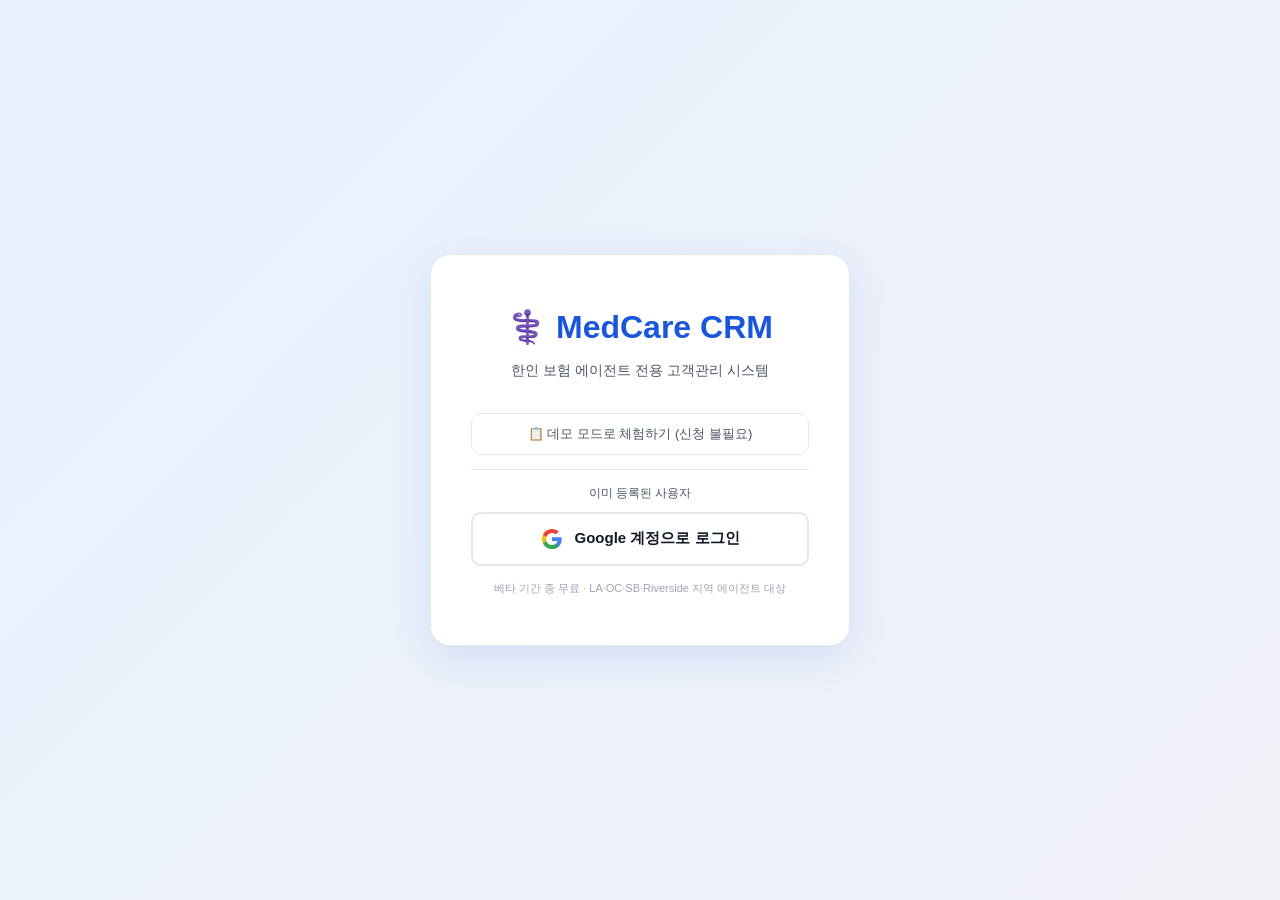
<file: index.html>
<!DOCTYPE html>
<html lang="ko">
<head>
<meta charset="UTF-8">
<meta name="viewport" content="width=device-width, initial-scale=1.0">
<title>MedCare CRM — 보험 에이전트</title>
<link rel="stylesheet" href="css/variables.css">
<link rel="stylesheet" href="css/base.css">
<link rel="stylesheet" href="css/layout.css">
<link rel="stylesheet" href="css/components.css">
</head>
<body>

<!-- LOGIN -->
<div id="loginScreen">
  <div class="lbox">
    <div class="llogo">⚕️ MedCare CRM</div>
    <p class="lsub">한인 보험 에이전트 전용 고객관리 시스템</p>

    <!-- 패널 A: 초기 선택 -->
    <div id="lp_main">
      <!-- 데모 -->
      <button class="demo-btn" onclick="demoMode()">📋 데모 모드로 체험하기 (신청 불필요)</button>
      
      <!-- Google 로그인 (이미 등록된 사용자) -->
      <div style="margin-top:14px;padding-top:14px;border-top:1px solid var(--g3)">
        <div style="font-size:12px;color:var(--text2);margin-bottom:10px;text-align:center">이미 등록된 사용자</div>
        <button class="google-btn" id="signInBtn" onclick="signInClick()" style="margin-bottom:0">
          <svg viewBox="0 0 24 24"><path fill="#4285F4" d="M22.56 12.25c0-.78-.07-1.53-.2-2.25H12v4.26h5.92c-.26 1.37-1.04 2.53-2.21 3.31v2.77h3.57c2.08-1.92 3.28-4.74 3.28-8.09z"/><path fill="#34A853" d="M12 23c2.97 0 5.46-.98 7.28-2.66l-3.57-2.77c-.98.66-2.23 1.06-3.71 1.06-2.86 0-5.29-1.93-6.16-4.53H2.18v2.84C3.99 20.53 7.7 23 12 23z"/><path fill="#FBBC05" d="M5.84 14.09c-.22-.66-.35-1.36-.35-2.09s.13-1.43.35-2.09V7.07H2.18C1.43 8.55 1 10.22 1 12s.43 3.45 1.18 4.93l3.66-2.84z"/><path fill="#EA4335" d="M12 5.38c1.62 0 3.06.56 4.21 1.64l3.15-3.15C17.45 2.09 14.97 1 12 1 7.7 1 3.99 3.47 2.18 7.07l3.66 2.84c.87-2.6 3.3-4.53 6.16-4.53z"/></svg>
          <span id="signInBtnTxt">Google 계정으로 로그인</span>
        </button>
        <div class="login-spinner" id="loginSpinner" style="display:none"></div>
      </div>
      
      <p class="login-note" style="margin-top:14px">베타 기간 중 무료 · LA·OC·SB·Riverside 지역 에이전트 대상</p>
      <div class="last-login" id="lastLoginInfo"></div>
    </div>

  </div>
</div>

<!-- APP -->
<div id="app">
  <div class="topbar">
    <div class="logo">⚕️ MedCare CRM</div>

    
    <button class="tab on" data-product="health" onclick="showTab('dashboard',this)">📊 대시보드</button>
    <button class="tab" data-product="health" onclick="showTab('clients',this)">👥 고객 목록</button>
    <button class="tab" data-product="health" onclick="showTab('schedule',this)">📅 연락일</button>
    <button class="tab" data-product="health" onclick="showTab('birthday',this)">🎂 생일</button>
    
    <div class="tr">
      <div class="gsrch-wrap">
        <span class="gsrch-icon">🔍</span>
        <input class="gsrch" id="globalSearch" placeholder="고객 검색..." oninput="globalSearchFn()" onblur="setTimeout(()=>closeGlobalSearch(),200)">
        <div class="gsrch-results" id="gsResults"></div>
      </div>
      <div class="notif-wrap">
        <button class="notif-btn" onclick="toggleNotif()" title="알림">🔔<span class="notif-badge" id="notifBadge"></span></button>
        <div class="notif-panel" id="notifPanel">
          <div class="notif-head">알림 <button style="border:none;background:none;cursor:pointer;font-size:11px;color:var(--text3)" onclick="clearNotifs()">모두 읽음</button></div>
          <div id="notifList"><div class="notif-empty">새 알림 없음</div></div>
        </div>
      </div>
      <div class="pill ok" id="syncPill"><div class="dot ok"></div><span id="syncTxt">연결됨</span></div>
      <div id="demoBanner" style="display:none;background:#fef3c7;border:1px solid #f59e0b;border-radius:20px;padding:4px 12px;font-size:11px;font-weight:700;color:#92400e;white-space:nowrap">
        🎭 데모 모드 — 가상 데이터
      </div>
      <button class="btn sm" onclick="loadAll()" title="새로고침">🔄</button>
      <!-- 유저 드롭다운 -->
      <div class="user-wrap" id="userWrap" style="display:none">
        <button class="user-btn" onclick="toggleUserMenu()" id="userBtn">
          <img id="userAvatar" class="user-av" style="display:none;width:26px;height:26px;border:none">
          <div id="userAvatarPlaceholder" style="width:26px;height:26px;border-radius:50%;background:var(--blue);display:flex;align-items:center;justify-content:center;font-size:12px;font-weight:700;color:#fff">?</div>
          <span class="user-btn-name" id="userBtnName">사용자</span>
          <span style="font-size:10px;color:var(--text3)">▾</span>
        </button>
        <div class="user-dropdown" id="userDropdown">
          <div class="ud-head">
            <img id="udAvatar" class="ud-avatar" style="display:none">
            <div id="udAvatarPlaceholder" class="ud-avatar-placeholder">?</div>
            <div class="ud-name" id="udName">—</div>
            <div class="ud-email" id="udEmail">—</div>
            <div style="font-size:11px;color:var(--text3);margin-top:4px" id="udLoginTime"></div>
          </div>
          <div class="ud-body">
            <div class="ud-item" onclick="showLoginLog()">
              <span class="ud-icon">📋</span> 로그인 이력
            </div>
          </div>
          <div class="ud-log" id="udLogArea">
            <div class="ud-log-title">최근 활동</div>
            <div id="udLogList"></div>
          </div>
          <div style="padding:8px 12px;border-top:1px solid var(--g3)">
            <button class="btn red" style="width:100%;justify-content:center" onclick="signOut()">
              🚪 로그아웃
            </button>
          </div>
        </div>
      </div>
    </div>
  </div>

  <!-- DASHBOARD -->
  <div class="pg on" id="pg-dashboard">
    <div class="kpis">
      <div class="kpi"><div class="kpi-l">👥 전체 고객</div><div class="kpi-v" id="kT">—</div><div class="kpi-s" id="kTs"></div></div>
      <div class="kpi"><div class="kpi-l">📋 플랜 있음</div><div class="kpi-v" id="kP">—</div><div class="kpi-s ok" id="kPs"></div></div>
      <div class="kpi"><div class="kpi-l">📞 장기 미연락 (30일↑)</div><div class="kpi-v" id="kC" style="color:var(--red)">—</div><div class="kpi-s warn" id="kCs"></div></div>
      <div class="kpi"><div class="kpi-l">🔗 에이전트 리퍼</div><div class="kpi-v" id="kR">—</div><div class="kpi-s" id="kRs"></div></div>
    </div>
    <div class="qf-wrap" id="qfWrap">
      <button class="qf on" onclick="qfFilter('',this)">전체</button>
      <button class="qf" onclick="qfFilter('MAPD',this)">MAPD만</button>
      <button class="qf" onclick="qfFilter('PDP',this)">PDP만</button>
      <button class="qf" onclick="qfFilter('Medigap',this)">Medigap만</button>
      <button class="qf" onclick="qfFilter('ref',this)">리퍼 고객</button>
      <button class="qf" onclick="qfFilter('urgent',this)">🚨 즉시 연락 (30일↑)</button>
      <button class="qf" onclick="qfFilter('recent',this)">최근 등록순</button>
    </div>
    <div style="display:grid;grid-template-columns:1fr 1fr;gap:16px">
      <div>
        <div class="sh"><div class="st">⚠️ 연락 필요 고객</div><span id="fuCnt" style="font-size:12px;color:var(--text3)"></span></div>
        <div id="fuList"></div>
      </div>
      <div style="display:flex;flex-direction:column;gap:16px">
        <div>
          <div class="sh">
            <div class="st">📊 플랜별 현황</div>
          </div>
          <div class="dc" id="planStats" style="box-shadow:var(--sh)"></div>
        </div>
        <!-- 이번 달 생일자 -->
        <div>
          <div class="sh"><div class="st">🎂 이번 달 생일자</div><span id="bdThisMonthCnt" style="font-size:12px;color:var(--text3)"></span></div>
          <div id="bdThisMonthList"></div>
        </div>
        <!-- Medicare 리마인더 -->
        <div>
          <div class="sh"><div class="st">🏥 Medicare 리마인더</div><span id="medicareReminderCnt" style="font-size:12px;color:var(--text3)"></span></div>
          <div id="medicareReminderList"></div>
        </div>
      </div>
    </div>
    <div style="margin-top:20px">
      <div class="sh">
        <div class="st">📅 일정 캘린더</div>
        <div style="display:flex;gap:8px;align-items:center">
          <span style="font-size:12px;color:var(--text2)"><span style="background:var(--blue2);color:var(--blue);padding:2px 7px;border-radius:3px;font-size:11px">연락일</span> <span style="background:var(--red2);color:var(--red);padding:2px 7px;border-radius:3px;font-size:11px">생일</span> <span style="background:var(--green2);color:var(--green);padding:2px 7px;border-radius:3px;font-size:11px">상담</span> <span style="background:var(--purple2);color:var(--purple);padding:2px 7px;border-radius:3px;font-size:11px">📌 수동</span> <span style="background:var(--amber2);color:var(--amber);padding:2px 7px;border-radius:3px;font-size:11px">🇺🇸 공휴일</span></span>
        </div>
      </div>
      <div class="cal-wrap">
        <div class="cal-header">
          <button class="cal-nav" onclick="calNav(-1)">‹</button>
          <div class="cal-title" id="calTitle"></div>
          <button class="cal-nav" onclick="calNav(1)">›</button>
        </div>
        <div class="cal-grid" id="calDow"></div>
        <div class="cal-grid" id="calGrid"></div>
      </div>
    </div>
  </div>

  <!-- CLIENTS -->
  <div class="pg" id="pg-clients">
    <div class="sh">
      <div class="st">고객 목록 <span id="cntBadge" style="font-size:13px;font-weight:400;color:var(--text3)"></span></div>
      <div class="sa">
        <input class="srch" id="cSearch" placeholder="🔍 이름·연락처·메모 검색" oninput="filterClients()">
        <select class="sf" id="planF" onchange="filterClients()">
          <option value="">전체 플랜</option>
          <option>MAPD</option>
          <option>PDP</option>
          <option>Medigap</option>
          <option value="C-SNP">C-SNP</option>
          <option value="D-SNP">D-SNP</option>
        </select>
        <select class="sf" id="refF" onchange="filterClients()">
          <option value="">전체</option><option value="TRUE">리퍼만</option><option value="FALSE">일반만</option>
        </select>
        <button class="btn" onclick="checkAllMbiDuplicates()">🔍 MBI 중복 검사</button>
        <button class="btn pri" onclick="openAddClient()">+ 고객 등록</button>
      </div>
    </div>
    <div class="tw"><table style="table-layout:fixed">
      <colgroup>
        <col style="width:42px"><!-- No -->
        <col style="width:140px"><!-- 고객명 -->
        <col style="width:70px"> <!-- 나이 -->
        <col style="width:130px"><!-- 연락처 -->
        <col style="width:150px"><!-- 이메일 -->
        <col style="width:70px"> <!-- 플랜 -->
        <col style="width:110px"><!-- 가입상품 -->
        <col style="width:100px"><!-- 마지막 연락일 -->
        <col style="width:68px"> <!-- D-Day -->
        <col style="width:60px"> <!-- 리퍼 -->
        <col style="width:auto"> <!-- 메모 -->
        <col style="width:152px"><!-- 관리 -->
      </colgroup>
      <thead><tr>
        <th style="text-align:center">No</th>
        <th>고객명</th>
        <th style="text-align:center">나이</th>
        <th>연락처</th>
        <th>이메일</th>
        <th style="text-align:center">플랜</th>
        <th>가입상품</th>
        <th style="text-align:center">마지막 연락일</th>
        <th style="text-align:center">D-Day</th>
        <th style="text-align:center">리퍼</th>
        <th>메모</th>
        <th style="text-align:center">관리</th>
      </tr></thead>
      <tbody id="cBody"><tr class="spin-row"><td colspan="12"><div class="spin"></div></td></tr></tbody>
    </table></div>
  </div>

  <!-- SCHEDULE -->
  <div class="pg" id="pg-schedule">
    <div class="sh">
      <div class="st">📅 마지막 연락일 관리</div>
      <select class="sf" id="ddF" onchange="renderSchedule()">
        <option value="">전체 (경과일순)</option><option value="-1">오늘 연락</option><option value="7">7일 이내</option><option value="30">30일 이내</option>
      </select>
    </div>
    <div class="tw"><table>
      <thead><tr><th>고객명</th><th>연락처</th><th>플랜</th><th>가입상품</th><th>마지막 연락일</th><th>D-Day</th><th>메모</th><th>관리</th></tr></thead>
      <tbody id="sBody"><tr class="spin-row"><td colspan="8"><div class="spin"></div></td></tr></tbody>
    </table></div>
  </div>

  <!-- BIRTHDAY -->
  <div class="pg" id="pg-birthday">
    <div style="display:grid;grid-template-columns:repeat(3,1fr);gap:12px;margin-bottom:20px">
      <div class="kpi"><div class="kpi-l">🎂 오늘 생일</div><div class="kpi-v" id="bdToday" style="color:var(--red)">0</div><div class="kpi-s warn">축하 연락 필요</div></div>
      <div class="kpi"><div class="kpi-l">📅 7일 내 생일</div><div class="kpi-v" id="bdWeek" style="color:var(--amber)">0</div><div class="kpi-s">이번 주 예정</div></div>
      <div class="kpi"><div class="kpi-l">📆 30일 내 생일</div><div class="kpi-v" id="bdMonth">0</div><div class="kpi-s">이번 달 예정</div></div>
    </div>
    <div class="sh">
      <div class="st">생일 리마인더</div>
      <div class="sa">
        <select class="sf" id="bdFilter" onchange="renderBirthday()">
          <option value="30">30일 이내</option>
          <option value="7">7일 이내</option>
          <option value="0">오늘만</option>
          <option value="all">전체</option>
        </select>
      </div>
    </div>
    <div id="bdList"><div style="text-align:center;padding:40px;color:var(--text3)">생일 정보를 불러오는 중...</div></div>
  </div>

</div>

<!-- DETAIL: #app과 완전히 분리된 독립 페이지 -->
<div id="detailPg" style="display:none;min-height:100vh;background:var(--bg);padding:22px 24px;">
  <div style="max-width:1100px;margin:0 auto;">
    <button class="back" onclick="closeDetail()">← 목록으로 돌아가기</button>
    <div id="dHead"></div>
    <div id="dGrid"></div>
  </div>
</div>

<!-- MODAL: 온보딩 (최초 실행) -->
<div id="onboardingModal" style="display:none;position:fixed;inset:0;background:rgba(0,0,0,0.7);z-index:10000;align-items:center;justify-content:center">
  <div style="background:#fff;border-radius:20px;width:90%;max-width:460px;overflow:hidden;box-shadow:0 20px 60px rgba(0,0,0,0.3)">
    <!-- 헤더 -->
    <div style="background:linear-gradient(135deg,#1a56db,#7c3aed);padding:28px 28px 20px;text-align:center">
      <div style="font-size:36px;margin-bottom:8px">⚕️</div>
      <div style="font-size:20px;font-weight:800;color:#fff">MedCare CRM 베타에 오신 걸 환영합니다!</div>
      <div style="font-size:13px;color:rgba(255,255,255,0.8);margin-top:6px;line-height:1.6">빠른 설정 후 바로 시작하실 수 있습니다<br>입력하신 정보는 이 기기에만 저장됩니다</div>
    </div>
    <!-- 진행 표시 -->
    <div style="display:flex;gap:0;height:4px">
      <div id="ob_step_bar" style="background:var(--blue);transition:width .4s;width:33%"></div>
      <div style="background:#e5e7eb;flex:1"></div>
    </div>
    <!-- 본문 -->
    <div style="padding:24px 28px">
      <!-- Step 1: 기본 정보 -->
      <div id="ob_step1">
        <div style="font-size:15px;font-weight:700;margin-bottom:4px">👤 기본 정보</div>
        <div style="font-size:12px;color:var(--text3);margin-bottom:16px">Step 1 / 3</div>
        <div style="display:flex;flex-direction:column;gap:12px">
          <div>
            <label style="font-size:12px;font-weight:600;color:var(--text2);display:block;margin-bottom:4px">이름 *</label>
            <input id="ob_name" placeholder="홍길동" style="width:100%;border:1px solid var(--g3);border-radius:8px;padding:10px 12px;font-size:14px;outline:none" onfocus="this.style.borderColor='var(--blue)'" onblur="this.style.borderColor='var(--g3)'">
          </div>
          <div>
            <label style="font-size:12px;font-weight:600;color:var(--text2);display:block;margin-bottom:4px">에이전시명</label>
            <input id="ob_agency" placeholder="ABC Insurance Agency" style="width:100%;border:1px solid var(--g3);border-radius:8px;padding:10px 12px;font-size:14px;outline:none" onfocus="this.style.borderColor='var(--blue)'" onblur="this.style.borderColor='var(--g3)'">
          </div>
          <div>
            <label style="font-size:12px;font-weight:600;color:var(--text2);display:block;margin-bottom:4px">이메일</label>
            <input id="ob_email" type="email" placeholder="agent@example.com" style="width:100%;border:1px solid var(--g3);border-radius:8px;padding:10px 12px;font-size:14px;outline:none" onfocus="this.style.borderColor='var(--blue)'" onblur="this.style.borderColor='var(--g3)'">
          </div>
          <div>
            <label style="font-size:12px;font-weight:600;color:var(--text2);display:block;margin-bottom:4px">연락처</label>
            <input id="ob_phone" placeholder="213-000-0000" oninput="fmtPhone(this)" style="width:100%;border:1px solid var(--g3);border-radius:8px;padding:10px 12px;font-size:14px;outline:none" onfocus="this.style.borderColor='var(--blue)'" onblur="this.style.borderColor='var(--g3)'">
          </div>
        </div>
        <button onclick="obNext(1)" style="width:100%;margin-top:20px;padding:12px;background:var(--blue);color:#fff;border:none;border-radius:10px;font-size:14px;font-weight:600;cursor:pointer">다음 →</button>
      </div>

      <!-- Step 2: 서비스 지역 -->
      <div id="ob_step2" style="display:none">
        <div style="font-size:15px;font-weight:700;margin-bottom:4px">📍 서비스 지역</div>
        <div style="font-size:12px;color:var(--text3);margin-bottom:16px">Step 2 / 3</div>
        <div style="display:flex;flex-direction:column;gap:10px">
          <label style="font-size:12px;font-weight:600;color:var(--text2)">주요 서비스 카운티 (복수 선택)</label>
          <div style="display:grid;grid-template-columns:1fr 1fr;gap:8px">
            <label style="display:flex;align-items:center;gap:8px;padding:8px 10px;border:1px solid var(--g3);border-radius:8px;cursor:pointer;font-size:13px">
              <input type="checkbox" name="ob_county" value="Los Angeles" style="accent-color:var(--blue)"> Los Angeles
            </label>
            <label style="display:flex;align-items:center;gap:8px;padding:8px 10px;border:1px solid var(--g3);border-radius:8px;cursor:pointer;font-size:13px">
              <input type="checkbox" name="ob_county" value="Orange County" style="accent-color:var(--blue)"> Orange County
            </label>
            <label style="display:flex;align-items:center;gap:8px;padding:8px 10px;border:1px solid var(--g3);border-radius:8px;cursor:pointer;font-size:13px">
              <input type="checkbox" name="ob_county" value="San Bernardino" style="accent-color:var(--blue)"> San Bernardino
            </label>
            <label style="display:flex;align-items:center;gap:8px;padding:8px 10px;border:1px solid var(--g3);border-radius:8px;cursor:pointer;font-size:13px">
              <input type="checkbox" name="ob_county" value="Riverside" style="accent-color:var(--blue)"> Riverside
            </label>
            <label style="display:flex;align-items:center;gap:8px;padding:8px 10px;border:1px solid var(--g3);border-radius:8px;cursor:pointer;font-size:13px">
              <input type="checkbox" name="ob_county" value="San Diego" style="accent-color:var(--blue)"> San Diego
            </label>
            <label style="display:flex;align-items:center;gap:8px;padding:8px 10px;border:1px solid var(--g3);border-radius:8px;cursor:pointer;font-size:13px">
              <input type="checkbox" name="ob_county" value="Ventura" style="accent-color:var(--blue)"> Ventura
            </label>
            <label style="display:flex;align-items:center;gap:8px;padding:8px 10px;border:1px solid var(--g3);border-radius:8px;cursor:pointer;font-size:13px">
              <input type="checkbox" name="ob_county" value="기타 CA" style="accent-color:var(--blue)"> 기타 CA
            </label>
          </div>
          <div style="margin-top:4px">
            <label style="font-size:12px;font-weight:600;color:var(--text2);display:block;margin-bottom:8px">주로 취급하는 플랜</label>
            <div style="display:flex;flex-wrap:wrap;gap:6px">
              <label style="display:flex;align-items:center;gap:5px;padding:5px 12px;border:1px solid var(--g3);border-radius:20px;cursor:pointer;font-size:12px">
                <input type="checkbox" name="ob_plan" value="MAPD" style="accent-color:var(--blue)"> MAPD
              </label>
              <label style="display:flex;align-items:center;gap:5px;padding:5px 12px;border:1px solid var(--g3);border-radius:20px;cursor:pointer;font-size:12px">
                <input type="checkbox" name="ob_plan" value="PDP" style="accent-color:var(--blue)"> PDP
              </label>
              <label style="display:flex;align-items:center;gap:5px;padding:5px 12px;border:1px solid var(--g3);border-radius:20px;cursor:pointer;font-size:12px">
                <input type="checkbox" name="ob_plan" value="Medigap" style="accent-color:var(--blue)"> Medigap
              </label>
              <label style="display:flex;align-items:center;gap:5px;padding:5px 12px;border:1px solid var(--g3);border-radius:20px;cursor:pointer;font-size:12px">
                <input type="checkbox" name="ob_plan" value="C-SNP" style="accent-color:var(--blue)"> C-SNP
              </label>
              <label style="display:flex;align-items:center;gap:5px;padding:5px 12px;border:1px solid var(--g3);border-radius:20px;cursor:pointer;font-size:12px">
                <input type="checkbox" name="ob_plan" value="D-SNP" style="accent-color:var(--blue)"> D-SNP
              </label>
            </div>
          </div>
        </div>
        <div style="display:flex;gap:8px;margin-top:20px">
          <button onclick="obBack(1)" style="flex:1;padding:12px;background:none;border:1px solid var(--g3);border-radius:10px;font-size:14px;cursor:pointer">← 이전</button>
          <button onclick="obNext(2)" style="flex:2;padding:12px;background:var(--blue);color:#fff;border:none;border-radius:10px;font-size:14px;font-weight:600;cursor:pointer">다음 →</button>
        </div>
      </div>

      <!-- Step 3: 사용자 코드 발급 -->
      <div id="ob_step3" style="display:none">
        <div style="font-size:15px;font-weight:700;margin-bottom:4px">🎉 설정 완료!</div>
        <div style="font-size:12px;color:var(--text3);margin-bottom:16px">Step 3 / 3</div>
        <div style="background:linear-gradient(135deg,#e8f0fe,#ede9fe);border-radius:12px;padding:20px;text-align:center;margin-bottom:16px">
          <div style="font-size:11px;color:var(--text2);margin-bottom:6px;font-weight:600">회원 코드 (User Code)</div>
          <div id="ob_code_display" style="font-size:28px;font-weight:800;color:var(--blue);letter-spacing:4px;font-family:monospace"></div>
          <div style="font-size:11px;color:var(--text3);margin-top:6px">프로필에 표시됩니다</div>
          <button onclick="copyUserCode()" style="margin-top:10px;padding:6px 14px;background:#fff;border:1px solid var(--blue);border-radius:6px;font-size:12px;color:var(--blue);cursor:pointer">📋 코드 복사</button>
        </div>
        <div style="background:var(--g2);border-radius:10px;padding:14px;font-size:12px;color:var(--text2);line-height:1.8">
          <div style="font-weight:600;margin-bottom:6px">✅ 설정 요약</div>
          <div id="ob_summary"></div>
        </div>
        <div style="display:flex;gap:8px;margin-top:20px">
          <button onclick="obBack(2)" style="flex:1;padding:12px;background:none;border:1px solid var(--g3);border-radius:10px;font-size:14px;cursor:pointer">← 이전</button>
          <button onclick="completeOnboarding()" style="flex:2;padding:12px;background:linear-gradient(135deg,#1a56db,#7c3aed);color:#fff;border:none;border-radius:10px;font-size:14px;font-weight:600;cursor:pointer">🚀 시작하기!</button>
        </div>
      </div>
    </div>
  </div>
</div>

<!-- MODAL: 고객 등록/수정 -->
<div class="ov" id="clientModal">
  <div class="modal">
    <h3 id="mTitle">👤 신규 고객 등록</h3>
    <input type="hidden" id="eRow"><input type="hidden" id="eNo"><input type="hidden" id="eActive">
    <div class="fgr" style="grid-template-columns:1fr 0.8fr 1fr">
      <div class="fg"><label>First Name *</label><input id="f_fname" placeholder="John" oninput="titleCaseInput(this);toUpper(this)"></div>
      <div class="fg"><label>Middle Name</label><input id="f_mname" placeholder="M." oninput="toUpper(this)"></div>
      <div class="fg"><label>Last Name *</label><input id="f_lname" placeholder="Smith" oninput="titleCaseInput(this);toUpper(this)"></div>
    </div>
    <div class="fg"><label>주소 (Street Address)</label>
      <div style="position:relative">
        <input id="f_address1" placeholder="123 Main Street" autocomplete="off"
          oninput="addrInput(this);toUpper(this)" onkeydown="addrKeydown(event)"
          style="width:100%">
        <div id="addrSuggest" style="display:none;position:absolute;top:100%;left:0;right:0;background:var(--sur);border:1px solid var(--blue);border-radius:0 0 var(--rs) var(--rs);z-index:300;box-shadow:0 4px 12px rgba(0,0,0,.1);max-height:200px;overflow-y:auto"></div>
      </div>
    </div>
    <div class="fgr" style="grid-template-columns:1fr 0.6fr 0.7fr">
      <div class="fg"><label>City</label><input id="f_city" placeholder="Los Angeles" oninput="titleCaseInput(this);toUpper(this)"></div>
      <div class="fg"><label>State</label><input id="f_state" placeholder="CA" maxlength="2" style="text-transform:uppercase" oninput="toUpper(this)"></div>
      <div class="fg"><label>ZIP Code</label><input id="f_zip" placeholder="90001" oninput="numOnly(this,5)"></div>
    </div>
    <div class="fgr">
      <div class="fg"><label>생년월일 (DOB) — MM/DD/YYYY</label>
        <input id="f_dob" placeholder="MM/DD/YYYY" maxlength="10" oninput="fmtDob(this)" style="font-family:monospace;letter-spacing:1px">
      </div>
      <div class="fg"><label>마지막 연락일</label><input type="date" id="f_next"></div>
    </div>
    <div class="fgr">
      <div class="fg"><label>연락처 1 * (Primary)</label><input id="f_phone" placeholder="949-000-0000" oninput="fmtPhone(this)"></div>
      <div class="fg"><label>연락처 2 (Secondary)</label><input id="f_phone2" placeholder="213-000-0000" oninput="fmtPhone(this)"></div>
    </div>
    <div class="fg"><label>이메일</label><input id="f_email" oninput="toLower(this)"></div>
    <div class="fgr">
      <div class="fg"><label>플랜 구분</label>
        <select id="f_plan" onchange="togglePlanFields()">
          <option value="">선택</option>
          <option>MAPD</option>
          <option>PDP</option>
          <option>Medigap</option>
          <option value="C-SNP">C-SNP (만성질환자 HMO)</option>
          <option value="D-SNP">D-SNP (메디칼+메디케어 HMO)</option>
        </select>
      </div>
      <div class="fg">
        <label>가입 상품 (회사)</label>
        <input id="f_prod" list="prodSuggestions" placeholder="회사명 입력 (예: CleverCare)"
          style="width:100%;border:1px solid var(--g3);border-radius:var(--rs);padding:8px 11px;font-size:13px;font-family:inherit;outline:none"
          onfocus="this.style.borderColor='var(--blue)'" onblur="this.style.borderColor='var(--g3)'">
        <datalist id="prodSuggestions"></datalist>
        <div style="margin-top:6px">
          <label style="font-size:12px;color:var(--text2)">상품명</label>
          <input id="f_prod_name" list="prodNameSuggestions" placeholder="구체적 상품명 (예: Total, Value)"
            style="width:100%;border:1px solid var(--g3);border-radius:var(--rs);padding:8px 11px;font-size:13px;font-family:inherit;outline:none;margin-top:4px"
            onfocus="this.style.borderColor='var(--blue)'" onblur="this.style.borderColor='var(--g3)'">
          <datalist id="prodNameSuggestions"></datalist>
        </div>
        <div id="pdpProdWrap" style="display:none;margin-top:6px">
          <label style="font-size:12px;color:var(--blue);font-weight:600">💊 PDP (약보험) 상품</label>
          <input id="f_pdp_prod" list="pdpProdSuggestions" placeholder="PDP 상품명 입력"
            style="width:100%;border:1px solid var(--g3);border-radius:var(--rs);padding:8px 11px;font-size:13px;font-family:inherit;outline:none;margin-top:4px"
            onfocus="this.style.borderColor='var(--blue)'" onblur="this.style.borderColor='var(--g3)'">
          <datalist id="pdpProdSuggestions"></datalist>
        </div>
      </div>
    </div>
    <!-- MAPD/PDP 전용 추가 정보 -->
    <div id="planExtraFields" style="display:none;background:var(--blue2);border:1px solid #bfdbfe;border-radius:var(--rs);padding:14px;margin-bottom:12px">
      <div style="font-size:12px;font-weight:700;color:var(--blue);margin-bottom:10px">🏥 MAPD / PDP 추가 정보</div>
      <div class="fgr">
        <div class="fg"><label>MBI (Medicare ID)</label><input id="f_mbi" placeholder="1EG4-TE5-MK72" oninput="fmtMbi(this);checkMbiDuplicate(this)" style="text-transform:uppercase;letter-spacing:1px;font-family:monospace">
          <div id="mbiDupWarning" style="display:none;font-size:12px;color:#dc2626;background:#fee2e2;border-radius:6px;padding:6px 10px;margin-top:4px;cursor:pointer"></div>
        </div>
        <div class="fg"><label>Medical # (Medi-Cal)</label><input id="f_medical_no" placeholder="Medi-Cal #" oninput="toUpper(this)"></div>
      </div>
      <div class="fgr">
        <div class="fg"><label>PCP 이름</label><input id="f_pcp" placeholder="Dr. Kim..." oninput="toUpper(this)"></div>
        <div class="fg"><label>PCP 연락처</label><input id="f_pcp_phone" placeholder="949-000-0000" oninput="fmtPhone(this)"></div>
      </div>
      <div class="fgr">
        <div class="fg"><label>메디컬 네트워크 / IPA</label><input id="f_network" placeholder="HMO, PPO, 센타메디칼..." oninput="toUpper(this)"></div>
        <div class="fg"><label>그룹 번호</label><input id="f_group_no" placeholder="Group #" oninput="toUpper(this)"></div>
      </div>
      <div class="fg">
        <label style="display:flex;align-items:center;justify-content:space-between">
          <span>💊 복용 약 리스트</span>
          <span style="font-size:11px;color:var(--text3);font-weight:400">붙여넣기 후 자동 정리됩니다</span>
        </label>
        <textarea id="f_meds" style="min-height:80px;font-size:12px" 
          placeholder="여러 줄 붙여넣기 가능&#10;Sucralfate 1 gm&#10;Lansoprazole Dr 30Mg&#10;Amlodipine..."
          oninput="parseMeds(this)"></textarea>
        <div id="medsPreview" style="display:none;margin-top:6px;padding:8px 10px;background:var(--green2);border-radius:var(--rs);font-size:11px;color:#065f46;line-height:1.8"></div>
        <div style="display:flex;gap:6px;margin-top:4px;flex-wrap:wrap" id="medsTags"></div>
      </div>
      <div class="fg"><label>특이사항 (만성질환, 알레르기 등)</label><textarea id="f_conditions" style="min-height:48px" placeholder="당뇨, 고혈압, 페니실린 알레르기..."></textarea></div>
    </div>
    <div class="fg"><label>메모</label><textarea id="f_memo"></textarea></div>
    <div class="fg" style="background:var(--g2);border-radius:var(--rs);padding:12px 14px;margin-bottom:12px">
      <label style="font-size:12px;font-weight:700;color:var(--text2);margin-bottom:8px;display:block">🔗 에이전트 리퍼</label>
      <div style="display:flex;align-items:center;gap:10px;margin-bottom:8px">
        <label style="display:flex;align-items:center;gap:6px;cursor:pointer;font-size:13px;font-weight:500;margin:0">
          <input type="checkbox" id="f_ref_chk" onchange="toggleAgentField()"
            style="width:16px;height:16px;cursor:pointer;accent-color:var(--purple)">
          리퍼 고객입니다
        </label>
        <span id="f_ref_badge" style="display:none" class="badge bpu">리퍼 ✓</span>
      </div>
      <div id="f_agent_wrap" style="display:none">
        <input id="f_agent" placeholder="에이전트 이름 입력..."
          style="width:100%;border:1px solid var(--g3);border-radius:var(--rs);padding:8px 11px;font-size:13px;font-family:inherit;outline:none;background:var(--sur)"
          onfocus="this.style.borderColor='var(--blue)'" onblur="this.style.borderColor='var(--g3)'">
      </div>
      <input type="hidden" id="f_ref" value="FALSE">
    </div>
    <div style="background:var(--green2);border:1px solid #6ee7b7;border-radius:var(--rs);padding:9px 12px;font-size:12px;color:#065f46;margin-top:4px">
      💾 저장 즉시 Google Sheets에 반영됩니다
    </div>
    <div class="mf">
      <button class="btn" onclick="closeOv('clientModal')">취소</button>
      <button class="btn pri" onclick="saveClient()">저장하기</button>
    </div>
  </div>
</div>

<!-- MODAL: 상담 메모 -->
<div class="ov" id="memoModal">
  <div class="modal">
    <h3>📝 상담 메모 추가</h3>
    <input type="hidden" id="m_client">
    <div style="background:var(--blue2);border-radius:var(--rs);padding:8px 12px;font-size:13px;color:var(--blue);font-weight:600;margin-bottom:14px" id="m_client_label"></div>
    <div class="fgr">
      <div class="fg"><label>상담 유형</label>
        <select id="m_type"><option>전화 상담</option><option>대면 미팅</option><option>이메일</option><option>문자</option><option>플랜 변경</option><option>서류 접수</option><option>기타</option></select>
      </div>
      <div class="fg"><label>상담 날짜</label><input type="date" id="m_date"></div>
    </div>
    <div class="fg"><label>상담 내용 *</label><textarea id="m_text" style="min-height:120px" placeholder="상담 내용을 입력하세요..."></textarea></div>
    <div style="font-size:11px;color:var(--text3);margin-bottom:4px">⚠️ 저장된 메모는 수정·삭제 불가 (변경 이력 보존)</div>
    <div class="mf">
      <button class="btn" onclick="closeOv('memoModal')">취소</button>
      <button class="btn pri" onclick="saveMemo()">💾 저장하기</button>
    </div>
  </div>
</div>

<!-- MODAL: 파일 업로드 -->
<div class="ov" id="fileModal">
  <div class="modal" style="max-width:520px">
    <h3>📎 고객 서류 업로드</h3>
    <div id="fileClientName" style="font-size:13px;color:var(--text2);margin-bottom:16px;padding:8px 12px;background:var(--blue2);border-radius:var(--rs);color:var(--blue);font-weight:600"></div>
    <div class="fg">
      <label>서류 종류</label>
      <select id="fileType">
        <option>신청서</option><option>개인 정보</option><option>기타</option>
      </select>
    </div>
    <div class="file-drop" id="fileDrop" onclick="document.getElementById('fileInput').click()"
         ondragover="event.preventDefault();this.classList.add('drag')"
         ondragleave="this.classList.remove('drag')"
         ondrop="handleDrop(event)">
      <input type="file" id="fileInput" multiple accept=".pdf,.jpg,.jpeg,.png,.heic" onchange="handleFiles(this.files)">
      <div style="font-size:28px">📂</div>
      <p><strong>클릭</strong>하거나 파일을 여기에 드래그하세요</p>
      <p style="font-size:11px;color:var(--text3);margin-top:4px">PDF, JPG, PNG, HEIC · 파일당 최대 10MB</p>
    </div>
    <div id="pendingFiles" style="margin-top:12px"></div>
    <div style="margin-top:12px">
      <div class="prog-wrap" id="uploadProg"><div class="prog-fill" id="uploadProgFill" style="width:0%"></div></div>
      <div id="uploadStatus" style="font-size:12px;color:var(--text2);margin-top:6px"></div>
    </div>
    <div class="mf">
      <button class="btn" onclick="closeOv('fileModal')">닫기</button>
      <button class="btn pri" id="uploadBtn" onclick="uploadFiles()" style="display:none">📤 Google Drive에 업로드</button>
    </div>
  </div>
</div>

<!-- MODAL: 상세 페이지 열람 -->
<div id="sheetViewModal">
  <div id="sheetViewWin">
    <div id="sheetViewHandle">
      <div class="sv-titleblock">
        <div class="sv-title">📋 <span id="sheetViewTitle">상세 페이지</span></div>
        <div class="sv-sub" id="svSub">드래그 이동 · 우하단 리사이즈 · 멀티모니터 지원</div>
      </div>
      <div class="sv-acts">
        <a id="sheetViewOpenLink" href="#" target="_blank" class="sv-link">🔗 새 탭</a>
        <button class="sv-ctrl" onclick="sheetViewReload()" title="새로고침">↺</button>
        <button class="sv-ctrl" onclick="sheetViewCenter()" title="화면 중앙으로 이동" style="font-size:11px">⊞</button>
        <div class="sv-divider"></div>
        <button class="sv-ctrl min" id="svMinBtn" onclick="sheetViewMinimize()" title="최소화">—</button>
        <button class="sv-ctrl max" id="svMaxBtn" onclick="sheetViewMaximize()" title="최대화">⛶</button>
        <button class="sv-ctrl close" onclick="closeSheetView()" title="닫기">✕</button>
      </div>
    </div>
    <div id="sheetViewBody">
      <div id="svLoadingBar"></div>
      <iframe id="sheetViewFrame" src="" loading="lazy"
        allow="clipboard-read; clipboard-write"
        sandbox="allow-scripts allow-same-origin allow-forms allow-popups allow-top-navigation">
      </iframe>
    </div>
    <div id="sheetViewFooter">
      <div class="sv-urlbar" id="svUrlBar">—</div>
      <span style="white-space:nowrap;color:var(--text3)">⚠️ 로드 안 되면 새 탭 사용</span>
    </div>
    <div id="svResize"></div>
  </div>
</div>

<!-- MODAL: 수동 일정 추가/수정 -->
<div class="ov" id="msModal">
  <div class="modal" style="max-width:460px">
    <h3 id="msModalTitle">📌 일정 추가</h3>
    <input type="hidden" id="ms_id">
    <div class="fgr">
      <div class="fg"><label>날짜 *</label><input type="date" id="ms_date"></div>
      <div class="fg"><label>시간</label><input type="time" id="ms_time" placeholder="예: 14:00"></div>
    </div>
    <div class="fgr">
      <div class="fg"><label>일정 종류 *</label>
        <select id="ms_type">
          <option>상담</option>
          <option>전화</option>
          <option>미팅</option>
          <option>서류 접수</option>
          <option>갱신 안내</option>
          <option>기타</option>
        </select>
      </div>
      <div class="fg"><label>대상 (고객명)</label>
        <input id="ms_target" placeholder="고객명 또는 직접 입력" list="ms_target_list">
        <datalist id="ms_target_list"></datalist>
      </div>
    </div>
    <div class="fg"><label>일정 제목 *</label><input id="ms_title" placeholder="예: 홍길동 플랜 갱신 상담"></div>
    <div class="fg"><label>메모</label><textarea id="ms_note" placeholder="추가 메모 (선택)"></textarea></div>
    <div class="mf">
      <button class="btn red" id="msDeleteBtn" style="display:none;margin-right:auto" onclick="deleteManualSchedule()">🗑 삭제</button>
      <button class="btn" onclick="closeOv('msModal')">취소</button>
      <button class="btn pri" onclick="saveManualSchedule()">💾 저장</button>
    </div>
  </div>
</div>

<div id="loadOv"><div class="spin"></div><p id="loadTxt">저장 중...</p></div>
<div id="toast"></div>

<!-- 구글 로그인 스크립트 -->
<script src="https://accounts.google.com/gsi/client" async defer></script>
<script src="js/config.js"></script>
<script src="js/auth.js"></script>
<script src="js/features/demo.js"></script>
<script src="js/main.js"></script>
<script src="js/features/dashboard.js"></script>
<script src="js/features/client-detail.js"></script>
<script src="js/features/schedule.js"></script>
<script src="js/features/client-management.js"></script>
<script src="js/features/sms.js"></script>
<script src="js/utils/ui-and-onboarding.js"></script>
<script src="js/dev-dashboard.js"></script>


<!-- 
  ⚠️ 개발자 패널 제거됨 (고객용 버전)
  
  이 섹션은 내부용 개발 도구입니다.
  고객에게는 보이지 않으며, 필요한 경우 별도의 관리자 버전 파일을 사용하세요.
-->

</body>
</html>
</file>
<file: css/variables.css>
/* Design tokens */
:root{
  --blue:#1a56db;--blue2:#e8f0fe;--blue3:#1e40af;
  --green:#059669;--green2:#d1fae5;
  --amber:#b45309;--amber2:#fef3c7;
  --red:#dc2626;--red2:#fee2e2;
  --purple:#7c3aed;--purple2:#ede9fe;
  --teal:#0d9488;--teal2:#ccfbf1;
  --g2:#f3f4f6;--g3:#e5e7eb;
  --text:#111827;--text2:#4b5563;--text3:#9ca3af;
  --bg:#f0f2f7;--sur:#fff;--r:10px;--rs:6px;
  --sh:0 1px 3px rgba(0,0,0,.08);
}
</file>
<file: css/base.css>
/* Reset and document defaults */
*{box-sizing:border-box;margin:0;padding:0}
body{font-family:-apple-system,BlinkMacSystemFont,'Apple SD Gothic Neo','Malgun Gothic',sans-serif;background:var(--bg);color:var(--text);font-size:14px;line-height:1.5;min-height:100vh}
</file>
<file: css/layout.css>
/* Application layout */

/* LOGIN */
#loginScreen{min-height:100vh;display:flex;align-items:center;justify-content:center;padding:24px;background:linear-gradient(135deg,#e8f0fe,#f0f2f7)}
.lbox{background:var(--sur);border-radius:20px;padding:48px 40px;width:100%;max-width:420px;border:1px solid var(--g3);box-shadow:0 12px 40px rgba(26,86,219,.12);text-align:center}
.llogo{font-size:32px;font-weight:800;color:var(--blue);margin-bottom:8px}
.lsub{font-size:14px;color:var(--text2);margin-bottom:32px;line-height:1.6}
/* APP */
#app{display:none;min-height:100vh;flex-direction:column}
#app.on{display:flex}
.topbar{background:var(--sur);border-bottom:1px solid var(--g3);padding:0 20px;height:54px;display:flex;align-items:center;gap:2px;position:sticky;top:0;z-index:40;box-shadow:var(--sh)}
.logo{font-size:17px;font-weight:800;color:var(--blue);margin-right:14px;white-space:nowrap;flex-shrink:0}
.tab{padding:7px 13px;border-radius:var(--rs);font-size:13px;font-weight:500;cursor:pointer;border:none;background:none;color:var(--text2);transition:.15s;white-space:nowrap;font-family:inherit}
.tab:hover{background:var(--g2)}.tab.on{background:var(--blue2);color:var(--blue);font-weight:700}
.tr{margin-left:auto;display:flex;align-items:center;gap:8px}
.pill{font-size:11px;padding:4px 10px;border-radius:20px;display:flex;align-items:center;gap:5px}
.pill.ok{background:var(--green2);color:var(--green)}.pill.err{background:var(--red2);color:var(--red)}
.dot{width:6px;height:6px;border-radius:50%;animation:blink 2s infinite}
.dot.ok{background:var(--green)}.dot.err{background:var(--red)}
@keyframes blink{0%,100%{opacity:1}50%{opacity:.3}}
.user-av{width:30px;height:30px;border-radius:50%;object-fit:cover;border:2px solid var(--g3)}
.pg{display:none;padding:22px 24px;max-width:1400px;margin:0 auto;width:100%;flex:1;overflow-y:auto}.pg.on{display:block}
.kpis{display:grid;grid-template-columns:repeat(4,1fr);gap:12px;margin-bottom:20px}
.kpi{background:var(--sur);border:1px solid var(--g3);border-radius:var(--r);padding:16px 18px;box-shadow:var(--sh)}
.kpi-l{font-size:12px;color:var(--text2);margin-bottom:5px}.kpi-v{font-size:26px;font-weight:700}
.kpi-s{font-size:11px;color:var(--text3);margin-top:3px}.kpi-s.ok{color:var(--green)}.kpi-s.warn{color:var(--red)}
.sh{display:flex;align-items:center;justify-content:space-between;margin-bottom:13px;flex-wrap:wrap;gap:8px}
.st{font-size:15px;font-weight:700}
.sa{display:flex;gap:8px;align-items:center;flex-wrap:wrap}
.srch{padding:7px 12px;border:1px solid var(--g3);border-radius:var(--rs);font-size:13px;background:var(--sur);color:var(--text);outline:none;width:220px;font-family:inherit}
.srch:focus{border-color:var(--blue)}
.sf{padding:7px 10px;border:1px solid var(--g3);border-radius:var(--rs);font-size:13px;background:var(--sur);color:var(--text);outline:none;font-family:inherit;cursor:pointer}
.tw{background:var(--sur);border:1px solid var(--g3);border-radius:var(--r);overflow:hidden;box-shadow:var(--sh)}
/* DETAIL */
.back{display:inline-flex;align-items:center;gap:6px;font-size:13px;color:var(--text2);cursor:pointer;margin-bottom:18px;padding:6px 13px;border:1px solid var(--g3);border-radius:var(--rs);background:var(--sur);font-family:inherit}
.back:hover{background:var(--g2)}
.dh{background:var(--sur);border:1px solid var(--g3);border-radius:var(--r);padding:22px 26px;margin-bottom:14px;display:flex;align-items:center;gap:18px;box-shadow:var(--sh);flex-wrap:wrap}
.dh-av{width:58px;height:58px;border-radius:50%;display:flex;align-items:center;justify-content:center;font-size:22px;font-weight:700;color:#fff;flex-shrink:0}
.dh-info h2{font-size:20px;font-weight:700;margin-bottom:3px}.dh-info p{font-size:13px;color:var(--text2)}
.dh-right{margin-left:auto;display:flex;gap:8px;flex-wrap:wrap}
.dgrid{display:grid;grid-template-columns:1fr 1fr;gap:13px}
.dc{background:var(--sur);border:1px solid var(--g3);border-radius:var(--r);padding:18px 20px;box-shadow:var(--sh)}
.dc h4{font-size:11px;font-weight:700;color:var(--text3);text-transform:uppercase;letter-spacing:.06em;margin-bottom:12px;display:flex;align-items:center;justify-content:space-between}
.dc.full{grid-column:1/-1}
.dr{display:flex;justify-content:space-between;padding:7px 0;border-bottom:1px solid var(--g3);font-size:13px;gap:12px}
.dr:last-child{border-bottom:none;padding-bottom:0}.dr-l{color:var(--text2);flex-shrink:0}.dr-v{font-weight:500;text-align:right;word-break:break-word}
.mi{background:var(--g2);border-radius:var(--rs);padding:12px 14px;margin-bottom:8px}
.mi:last-child{margin-bottom:0}.mi-d{font-size:11px;color:var(--text3);font-weight:600;margin-bottom:4px}.mi-t{font-size:13px;line-height:1.7}

/* SHEET VIEW FLOATING WINDOW */
#sheetViewModal{
  position:fixed;inset:0;background:transparent;
  display:none;z-index:500;pointer-events:none;
}
#sheetViewModal.on{display:block}
#sheetViewWin{
  position:fixed;
  top:60px;left:50%;transform:translateX(-50%);
  width:min(1100px,92vw);height:82vh;
  min-width:360px;min-height:240px;
  background:var(--sur);
  border:1px solid var(--g3);
  border-radius:var(--r);
  box-shadow:0 20px 60px rgba(0,0,0,.28);
  display:flex;flex-direction:column;overflow:hidden;
  pointer-events:all;
  transition:border-radius .15s;
}
#sheetViewWin.maximized{
  top:0!important;left:0!important;
  width:100vw!important;height:100vh!important;
  transform:none!important;
  border-radius:0;border:none;
}
#sheetViewWin.minimized #sheetViewBody,
#sheetViewWin.minimized #sheetViewFooter{display:none}
#sheetViewWin.minimized{height:auto!important;min-height:unset}
/* 리사이즈 핸들 (우하단) */
#svResize{
  position:absolute;bottom:0;right:0;
  width:16px;height:16px;cursor:se-resize;
  background:linear-gradient(135deg,transparent 50%,rgba(0,0,0,.15) 50%);
  border-radius:0 0 var(--r) 0;
  z-index:10;
}
#sheetViewWin.maximized #svResize{display:none}
#sheetViewHandle{
  background:linear-gradient(135deg,#1e3a8a,var(--blue));
  color:#fff;padding:9px 12px;
  display:flex;align-items:center;justify-content:space-between;
  cursor:move;user-select:none;flex-shrink:0;
  border-radius:var(--r) var(--r) 0 0;
  gap:10px;
}
#sheetViewWin.maximized #sheetViewHandle{border-radius:0}
.sv-titleblock{min-width:0;flex:1}
.sv-title{font-size:13px;font-weight:700;white-space:nowrap;overflow:hidden;text-overflow:ellipsis}
.sv-sub{font-size:10px;opacity:.65;margin-top:1px}
.sv-acts{display:flex;gap:4px;align-items:center;flex-shrink:0}
/* 창 컨트롤 버튼 (브라우저 스타일) */
.sv-ctrl{
  width:28px;height:28px;border-radius:6px;
  cursor:pointer;border:1px solid rgba(255,255,255,.25);
  background:rgba(255,255,255,.12);color:#fff;
  display:flex;align-items:center;justify-content:center;
  font-size:13px;transition:.15s;flex-shrink:0;
  font-family:inherit;line-height:1;
}
.sv-ctrl:hover{background:rgba(255,255,255,.28)}
.sv-ctrl.min:hover{background:#f59e0b;border-color:#f59e0b}
.sv-ctrl.max:hover{background:#10b981;border-color:#10b981}
.sv-ctrl.close:hover{background:#ef4444;border-color:#ef4444}
.sv-divider{width:1px;height:18px;background:rgba(255,255,255,.2);margin:0 2px}
.sv-link{
  padding:4px 10px;border-radius:6px;font-size:11px;font-weight:600;
  cursor:pointer;border:1px solid rgba(255,255,255,.3);
  background:rgba(255,255,255,.15);color:#fff;
  text-decoration:none;display:inline-flex;align-items:center;gap:4px;
  transition:.15s;white-space:nowrap;font-family:inherit;
}
.sv-link:hover{background:rgba(255,255,255,.3)}
#sheetViewBody{flex:1;overflow:hidden;position:relative}
#sheetViewBody iframe{width:100%;height:100%;border:none;display:block}
#svLoadingBar{
  position:absolute;top:0;left:0;height:3px;width:0%;
  background:linear-gradient(90deg,var(--blue),#60a5fa);
  transition:width .3s;z-index:5;border-radius:0 3px 3px 0;
}
#sheetViewFooter{
  padding:5px 12px;font-size:11px;color:var(--text3);
  background:var(--g2);border-top:1px solid var(--g3);
  flex-shrink:0;display:flex;align-items:center;justify-content:space-between;
  gap:8px;
}
.sv-urlbar{
  flex:1;font-size:11px;color:var(--text2);
  background:var(--sur);border:1px solid var(--g3);
  border-radius:20px;padding:3px 10px;
  overflow:hidden;text-overflow:ellipsis;white-space:nowrap;
}

/* MOBILE */
@media(max-width:768px){
  .topbar{padding:0 10px;gap:1px;height:auto;min-height:54px;flex-wrap:wrap}
  .logo{font-size:15px;margin-right:6px}
  .tab{padding:5px 8px;font-size:12px}
  .tr{gap:4px;flex-wrap:wrap}
  .gsrch-wrap{max-width:140px}
  .pg{padding:12px}
  .kpis{grid-template-columns:repeat(2,1fr)}
  #pg-dashboard > div:nth-child(2){grid-template-columns:1fr!important}
  .dgrid{grid-template-columns:1fr!important}
  .fgr{grid-template-columns:1fr}
  .donut-wrap{flex-direction:column}
  .dh{flex-direction:column;align-items:flex-start}
  .dh-right{margin-left:0;width:100%}
  .cal-day{min-height:50px}
  .cal-ev{display:none}
  table{font-size:12px}
  th,td{padding:7px 8px}
  .qf-wrap{gap:4px}
  .notif-panel{width:260px;right:-60px}
}
</file>
<file: css/components.css>
/* Reusable UI components */
.google-btn{display:flex;align-items:center;justify-content:center;gap:12px;width:100%;padding:14px 20px;background:#fff;border:2px solid var(--g3);border-radius:var(--r);font-size:15px;font-weight:600;color:var(--text);cursor:pointer;transition:.2s;margin-bottom:12px}
.google-btn:hover{border-color:var(--blue);background:var(--blue2);color:var(--blue)}
.google-btn svg{width:22px;height:22px;flex-shrink:0}
.demo-btn{width:100%;padding:11px;background:none;border:1px solid var(--g3);border-radius:var(--r);font-size:13px;color:var(--text2);cursor:pointer;transition:.15s}
.demo-btn:hover{background:var(--g2)}
.login-note{font-size:11px;color:var(--text3);margin-top:16px;line-height:1.6}

.btn{padding:7px 14px;border-radius:var(--rs);font-size:13px;font-weight:500;cursor:pointer;border:1px solid var(--g3);background:var(--sur);color:var(--text);display:inline-flex;align-items:center;gap:5px;transition:.15s;font-family:inherit;white-space:nowrap;text-decoration:none}
.btn:hover{background:var(--g2)}.btn.pri{background:var(--blue);color:#fff;border-color:var(--blue)}.btn.pri:hover{background:var(--blue3)}
.btn.sm{padding:5px 10px;font-size:12px}.btn.grn{background:var(--green);color:#fff;border-color:var(--green)}.btn.grn:hover{background:#047857}
.btn.red{background:var(--red2);color:var(--red);border-color:var(--red)}

table{width:100%;border-collapse:collapse}
th{background:var(--g2);padding:8px 10px;text-align:left;font-size:11px;font-weight:600;color:var(--text2);border-bottom:1px solid var(--g3);white-space:nowrap;overflow:hidden;text-overflow:ellipsis}
td{padding:8px 10px;border-bottom:1px solid var(--g3);vertical-align:middle;font-size:13px;overflow:hidden}
tr:last-child td{border-bottom:none}
tr.click:hover td{background:#f8f9ff;cursor:pointer}
.email-link{color:var(--blue);text-decoration:none}
.email-link:hover{text-decoration:underline}
.empty td{text-align:center;padding:40px;color:var(--text3);font-size:13px}
.spin-row td{text-align:center;padding:40px}
.spin{width:20px;height:20px;border:2px solid var(--g3);border-top-color:var(--blue);border-radius:50%;animation:spin .7s linear infinite;margin:0 auto}
@keyframes spin{to{transform:rotate(360deg)}}
.badge{display:inline-flex;align-items:center;padding:3px 8px;border-radius:20px;font-size:11px;font-weight:600;white-space:nowrap}
.bbl{background:var(--blue2);color:var(--blue)}.bgr{background:var(--green2);color:var(--green)}
.bam{background:var(--amber2);color:var(--amber)}.bre{background:var(--red2);color:var(--red)}
.bpu{background:var(--purple2);color:var(--purple)}.bte{background:var(--teal2);color:var(--teal)}.bgy{background:var(--g2);color:var(--text2)}
.av{width:32px;height:32px;border-radius:50%;display:flex;align-items:center;justify-content:center;font-size:12px;font-weight:700;color:#fff;flex-shrink:0}
.nc{display:flex;align-items:center;gap:8px}
.ra{display:flex;gap:3px}
.ib{width:28px;height:28px;border:1px solid var(--g3);border-radius:var(--rs);background:transparent;cursor:pointer;display:inline-flex;align-items:center;justify-content:center;font-size:13px;transition:.15s}
.ib:hover{background:var(--g2)}.ib.del:hover{background:var(--red2);border-color:var(--red)}
.ov{position:fixed;inset:0;background:rgba(0,0,0,.42);display:none;align-items:center;justify-content:center;z-index:200;padding:20px}
.ov.on{display:flex}
.modal{background:var(--sur);border-radius:14px;padding:28px;width:100%;max-width:540px;max-height:92vh;overflow-y:auto;box-shadow:0 24px 64px rgba(0,0,0,.18)}
.modal h3{font-size:16px;font-weight:700;margin-bottom:20px}
.fg{margin-bottom:12px}.fg label{display:block;font-size:12px;font-weight:600;color:var(--text2);margin-bottom:4px}
.fg input,.fg select,.fg textarea{width:100%;border:1px solid var(--g3);border-radius:var(--rs);padding:8px 11px;font-size:13px;color:var(--text);outline:none;transition:.15s;font-family:inherit;background:var(--sur)}
.fg input:focus,.fg select:focus,.fg textarea:focus{border-color:var(--blue);box-shadow:0 0 0 3px rgba(26,86,219,.1)}
.fg textarea{resize:vertical;min-height:72px}
.fgr{display:grid;grid-template-columns:1fr 1fr;gap:10px}
.mf{display:flex;justify-content:flex-end;gap:8px;margin-top:18px;padding-top:14px;border-top:1px solid var(--g3)}

/* FOLLOWUP */
.fu{background:var(--sur);border:1px solid var(--g3);border-radius:var(--r);padding:12px 15px;margin-bottom:8px;display:flex;align-items:center;gap:10px;box-shadow:var(--sh);transition:.15s}
.fu:hover{background:#f8f9ff}
.fu-bar{width:4px;height:44px;border-radius:4px;flex-shrink:0}
.fu-bar.urgent{background:var(--red)}.fu-bar.soon{background:var(--amber)}.fu-bar.fine{background:var(--green)}
.fu-meta{flex:1;min-width:0;cursor:pointer}
.fu-name{font-size:13px;font-weight:600;margin-bottom:2px}
.fu-sub{font-size:12px;color:var(--text2);overflow:hidden;text-overflow:ellipsis;white-space:nowrap}
.fu-acts{display:flex;gap:5px;flex-shrink:0}
.fu-dd{font-size:11px;font-weight:700;text-align:right;white-space:nowrap;min-width:32px}

/* TOOLTIP */
.tip{position:relative;display:inline-block;max-width:160px;overflow:hidden;text-overflow:ellipsis;white-space:nowrap;vertical-align:middle}
.tip .tipbox{display:none;position:absolute;bottom:calc(100%+6px);left:0;background:#1f2937;color:#fff;font-size:12px;padding:7px 10px;border-radius:6px;white-space:normal;max-width:260px;z-index:100;line-height:1.5;box-shadow:0 4px 12px rgba(0,0,0,.2);width:max-content}
.tip .tipbox::after{content:'';position:absolute;top:100%;left:14px;border:5px solid transparent;border-top-color:#1f2937}
.tip:hover .tipbox{display:block}

/* PLAN BARS */
.ps{margin-bottom:12px}
.ps-top{display:flex;justify-content:space-between;align-items:center;margin-bottom:5px}
.ps-bar{height:10px;background:var(--g3);border-radius:5px;overflow:hidden}
.ps-fill{height:100%;border-radius:5px;transition:width .5s}

/* FILE UPLOAD */
.file-drop{border:2px dashed var(--g3);border-radius:var(--r);padding:24px;text-align:center;cursor:pointer;transition:.2s;background:var(--g2)}
.file-drop:hover,.file-drop.drag{border-color:var(--blue);background:var(--blue2)}
.file-drop input{display:none}
.file-drop p{font-size:13px;color:var(--text2);margin-top:6px}
.file-drop strong{font-size:22px}
.file-item{display:flex;align-items:center;gap:10px;padding:9px 12px;background:var(--g2);border-radius:var(--rs);margin-bottom:7px;font-size:13px}
.file-item:last-child{margin-bottom:0}
.file-icon{font-size:20px;flex-shrink:0}
.file-name{flex:1;font-weight:500;overflow:hidden;text-overflow:ellipsis;white-space:nowrap}
.file-size{font-size:11px;color:var(--text3);flex-shrink:0}
.doc-item{display:flex;align-items:center;gap:10px;padding:9px 12px;background:var(--g2);border-radius:var(--rs);margin-bottom:7px}
.doc-item:last-child{margin-bottom:0}
.doc-name{flex:1;font-size:13px;font-weight:500;overflow:hidden;text-overflow:ellipsis;white-space:nowrap}
.doc-date{font-size:11px;color:var(--text3)}

#toast{position:fixed;bottom:22px;left:50%;transform:translateX(-50%);background:#1f2937;color:#fff;padding:9px 20px;border-radius:30px;font-size:13px;font-weight:500;opacity:0;pointer-events:none;transition:opacity .3s;z-index:999;white-space:nowrap}
#toast.on{opacity:1}
/* USER DROPDOWN */
.user-wrap{position:relative}
.user-btn{display:flex;align-items:center;gap:7px;padding:4px 10px 4px 4px;border:1px solid var(--g3);border-radius:30px;background:var(--sur);cursor:pointer;transition:.15s;font-family:inherit}
.user-btn:hover{background:var(--g2);border-color:var(--blue)}
.user-btn-name{font-size:12px;font-weight:600;color:var(--text);max-width:90px;overflow:hidden;text-overflow:ellipsis;white-space:nowrap}
.user-dropdown{position:absolute;top:calc(100%+8px);right:0;width:260px;background:var(--sur);border:1px solid var(--g3);border-radius:var(--r);box-shadow:0 8px 24px rgba(0,0,0,.12);z-index:200;display:none;overflow:hidden}
.user-dropdown.on{display:block}
.ud-head{padding:16px;background:linear-gradient(135deg,var(--blue2),#fff);border-bottom:1px solid var(--g3)}
.ud-avatar{width:44px;height:44px;border-radius:50%;object-fit:cover;border:2px solid var(--blue);margin-bottom:8px}
.ud-avatar-placeholder{width:44px;height:44px;border-radius:50%;background:var(--blue);display:flex;align-items:center;justify-content:center;font-size:18px;font-weight:700;color:#fff;margin-bottom:8px}
.ud-name{font-size:14px;font-weight:700;color:var(--text)}
.ud-email{font-size:11px;color:var(--text3);margin-top:2px;word-break:break-all}
.ud-body{padding:8px 0}
.ud-item{display:flex;align-items:center;gap:10px;padding:9px 16px;font-size:13px;cursor:pointer;transition:.1s;color:var(--text)}
.ud-item:hover{background:var(--g2)}
.ud-item.danger:hover{background:var(--red2);color:var(--red)}
.ud-item .ud-icon{font-size:15px;width:20px;text-align:center;flex-shrink:0}
.ud-divider{height:1px;background:var(--g3);margin:4px 0}
.ud-log{padding:8px 16px 12px;border-top:1px solid var(--g3)}
.ud-log-title{font-size:11px;font-weight:700;color:var(--text3);margin-bottom:6px;text-transform:uppercase;letter-spacing:.05em}
.ud-log-item{font-size:11px;color:var(--text2);padding:3px 0;display:flex;align-items:center;gap:6px}
.ud-log-dot{width:6px;height:6px;border-radius:50%;flex-shrink:0}
.ud-log-dot.in{background:var(--green)}
.ud-log-dot.out{background:var(--red)}
/* 로그인 화면 개선 */
.lbox-footer{margin-top:20px;padding-top:16px;border-top:1px solid var(--g3)}
.last-login{font-size:12px;color:var(--text3);text-align:center;line-height:1.6}
.login-spinner{display:none;margin:8px auto 0;width:20px;height:20px;border:2px solid var(--g3);border-top-color:var(--blue);border-radius:50%;animation:spin .7s linear infinite}
#loadOv{position:fixed;inset:0;background:rgba(255,255,255,.75);display:none;align-items:center;justify-content:center;z-index:300;flex-direction:column;gap:12px}
#loadOv.on{display:flex}
#loadOv .spin{width:36px;height:36px;border-width:3px}
#loadOv p{font-size:14px;color:var(--text2);font-weight:500}

/* BIRTHDAY */
.bday-item{background:var(--sur);border:1px solid var(--g3);border-radius:var(--r);padding:14px 16px;margin-bottom:8px;display:flex;align-items:center;gap:12px;box-shadow:var(--sh)}
.bday-item:hover{background:#f8f9ff}
.bday-cake{font-size:24px;flex-shrink:0}
.bday-meta{flex:1;min-width:0}
.bday-name{font-size:14px;font-weight:600;margin-bottom:2px}
.bday-info{font-size:12px;color:var(--text2)}
.bday-dd{font-size:20px;font-weight:700;min-width:60px;text-align:right}
.bday-acts{display:flex;gap:6px;flex-shrink:0}

/* SMS */
.sms-template{background:var(--g2);border:1px solid var(--g3);border-radius:var(--rs);padding:12px 14px;margin-bottom:8px;cursor:pointer;transition:.15s;font-size:13px;line-height:1.6}
.sms-template:hover{border-color:var(--blue);background:var(--blue2)}
.sms-template.sel{border-color:var(--blue);background:var(--blue2);border-width:2px}
.sms-recip{display:flex;align-items:center;gap:8px;padding:7px 10px;background:var(--g2);border-radius:var(--rs);margin-bottom:6px;font-size:13px}
.sms-recip .rm{margin-left:auto;cursor:pointer;color:var(--text3);font-size:16px;border:none;background:none}
.sms-recip .rm:hover{color:var(--red)}

/* AUTOMATION */
.zap-card{background:var(--sur);border:1px solid var(--g3);border-radius:var(--r);padding:18px 20px;margin-bottom:12px;box-shadow:var(--sh)}
.zap-head{display:flex;align-items:center;justify-content:space-between;margin-bottom:8px}
.zap-title{font-size:14px;font-weight:600;display:flex;align-items:center;gap:8px}
.zap-desc{font-size:13px;color:var(--text2);line-height:1.6;margin-bottom:10px}
.wh-box{font-family:monospace;font-size:11px;background:var(--g2);border:1px solid var(--g3);border-radius:var(--rs);padding:8px 11px;color:var(--blue);display:flex;align-items:center;justify-content:space-between;gap:8px;word-break:break-all}
.tog{width:38px;height:21px;background:var(--g3);border-radius:11px;cursor:pointer;position:relative;transition:.2s;flex-shrink:0;border:none;outline:none}
.tog.on{background:var(--green)}
.tog::after{content:'';position:absolute;width:17px;height:17px;background:#fff;border-radius:50%;top:2px;left:2px;transition:.2s;box-shadow:0 1px 3px rgba(0,0,0,.2)}
.tog.on::after{left:19px}
.prog-wrap{width:200px;height:6px;background:var(--g3);border-radius:3px;overflow:hidden;display:none}
.prog-wrap.on{display:block}
.prog-fill{height:100%;background:var(--blue);border-radius:3px;transition:width .2s}

/* GLOBAL SEARCH */
.gsrch-wrap{position:relative;flex:1;max-width:260px}
.gsrch{width:100%;padding:6px 12px 6px 32px;border:1px solid var(--g3);border-radius:20px;font-size:13px;background:var(--g2);color:var(--text);outline:none;font-family:inherit;transition:.2s}
.gsrch:focus{border-color:var(--blue);background:var(--sur);box-shadow:0 0 0 3px rgba(26,86,219,.1)}
.gsrch-icon{position:absolute;left:10px;top:50%;transform:translateY(-50%);font-size:13px;pointer-events:none}
.gsrch-results{position:absolute;top:calc(100%+6px);left:0;right:0;background:var(--sur);border:1px solid var(--g3);border-radius:var(--r);box-shadow:0 8px 24px rgba(0,0,0,.12);z-index:200;max-height:320px;overflow-y:auto;display:none}
.gsrch-results.on{display:block}
.gsr-item{padding:10px 14px;cursor:pointer;border-bottom:1px solid var(--g3);display:flex;align-items:center;gap:10px;transition:.1s}
.gsr-item:last-child{border-bottom:none}
.gsr-item:hover{background:var(--blue2)}
.gsr-name{font-weight:600;font-size:13px}
.gsr-sub{font-size:11px;color:var(--text2)}

/* NOTIFICATION */
.notif-wrap{position:relative}
.notif-btn{width:32px;height:32px;border-radius:50%;border:1px solid var(--g3);background:var(--sur);cursor:pointer;display:flex;align-items:center;justify-content:center;font-size:16px;transition:.15s;position:relative}
.notif-btn:hover{background:var(--g2)}
.notif-badge{position:absolute;top:-4px;right:-4px;background:var(--red);color:#fff;font-size:10px;font-weight:700;border-radius:10px;padding:1px 5px;min-width:16px;text-align:center;line-height:1.4;display:none}
.notif-badge.on{display:block}
.notif-panel{position:absolute;top:calc(100%+8px);right:0;width:300px;background:var(--sur);border:1px solid var(--g3);border-radius:var(--r);box-shadow:0 8px 24px rgba(0,0,0,.12);z-index:200;display:none}
.notif-panel.on{display:block}
.notif-head{padding:12px 16px;border-bottom:1px solid var(--g3);font-size:13px;font-weight:700;display:flex;justify-content:space-between;align-items:center}
.notif-item{padding:10px 16px;border-bottom:1px solid var(--g3);font-size:12px;line-height:1.6;cursor:pointer;transition:.1s}
.notif-item:last-child{border-bottom:none}
.notif-item:hover{background:var(--g2)}
.notif-item .ni-title{font-weight:600;margin-bottom:2px}
.notif-item .ni-sub{color:var(--text2)}
.notif-empty{padding:20px;text-align:center;color:var(--text3);font-size:13px}

/* DONUT CHART */
.donut-wrap{display:flex;align-items:center;gap:20px;margin-bottom:16px}
.donut-svg{flex-shrink:0}
.donut-legend{flex:1;min-width:0}
.dl-item{display:flex;align-items:center;gap:8px;margin-bottom:6px;font-size:12px}
.dl-dot{width:10px;height:10px;border-radius:50%;flex-shrink:0}
.dl-label{flex:1;color:var(--text2)}
.dl-val{font-weight:700}

/* QUICK FILTER CHIPS */
.qf-wrap{display:flex;gap:6px;flex-wrap:wrap;margin-bottom:14px}
.qf{padding:5px 13px;border-radius:20px;font-size:12px;font-weight:500;cursor:pointer;border:1px solid var(--g3);background:var(--sur);color:var(--text2);transition:.15s;font-family:inherit;white-space:nowrap}
.qf:hover{border-color:var(--blue);color:var(--blue)}
.qf.on{background:var(--blue);color:#fff;border-color:var(--blue)}

/* CALENDAR */
.cal-wrap{background:var(--sur);border:1px solid var(--g3);border-radius:var(--r);overflow:hidden;box-shadow:var(--sh)}
.cal-header{display:flex;align-items:center;justify-content:space-between;padding:14px 18px;background:var(--blue);color:#fff}
.cal-title{font-size:15px;font-weight:700}
.cal-nav{background:none;border:none;color:#fff;font-size:18px;cursor:pointer;padding:4px 8px;border-radius:4px;opacity:.8}
.cal-nav:hover{opacity:1;background:rgba(255,255,255,.15)}
.cal-grid{display:grid;grid-template-columns:repeat(7,1fr)}
.cal-dow{padding:8px 4px;text-align:center;font-size:11px;font-weight:700;color:var(--text3);border-bottom:1px solid var(--g3)}
.cal-day{min-height:70px;padding:6px;border-right:1px solid var(--g3);border-bottom:1px solid var(--g3);cursor:pointer;transition:.1s;position:relative}
.cal-day:nth-child(7n){border-right:none}
.cal-day:hover{background:var(--blue2)}
.cal-day.other{background:var(--g2)}
.cal-day.today{background:#eff6ff}
.cal-day.today .cal-dn{background:var(--blue);color:#fff;border-radius:50%;width:22px;height:22px;display:flex;align-items:center;justify-content:center}
.cal-dn{font-size:12px;font-weight:600;margin-bottom:3px;width:22px;height:22px;display:flex;align-items:center;justify-content:center}
.cal-ev{font-size:10px;background:var(--blue2);color:var(--blue);border-radius:3px;padding:1px 4px;margin-bottom:2px;overflow:hidden;text-overflow:ellipsis;white-space:nowrap;cursor:pointer}
.cal-ev.bday{background:var(--red2);color:var(--red)}
.cal-ev{font-size:10px;background:var(--blue2);color:var(--blue);border-radius:3px;padding:1px 4px;margin-bottom:2px;overflow:hidden;text-overflow:ellipsis;white-space:nowrap;cursor:pointer}
.cal-ev.bday{background:var(--red2);color:var(--red)}
.cal-ev.memo{background:var(--green2);color:var(--green)}
.cal-ev.manual{background:var(--purple2);color:var(--purple)}
.cal-ev.holiday{background:var(--amber2);color:var(--amber);font-weight:600}
.cal-day.holiday-day .cal-dn{color:var(--red)}
</file>
